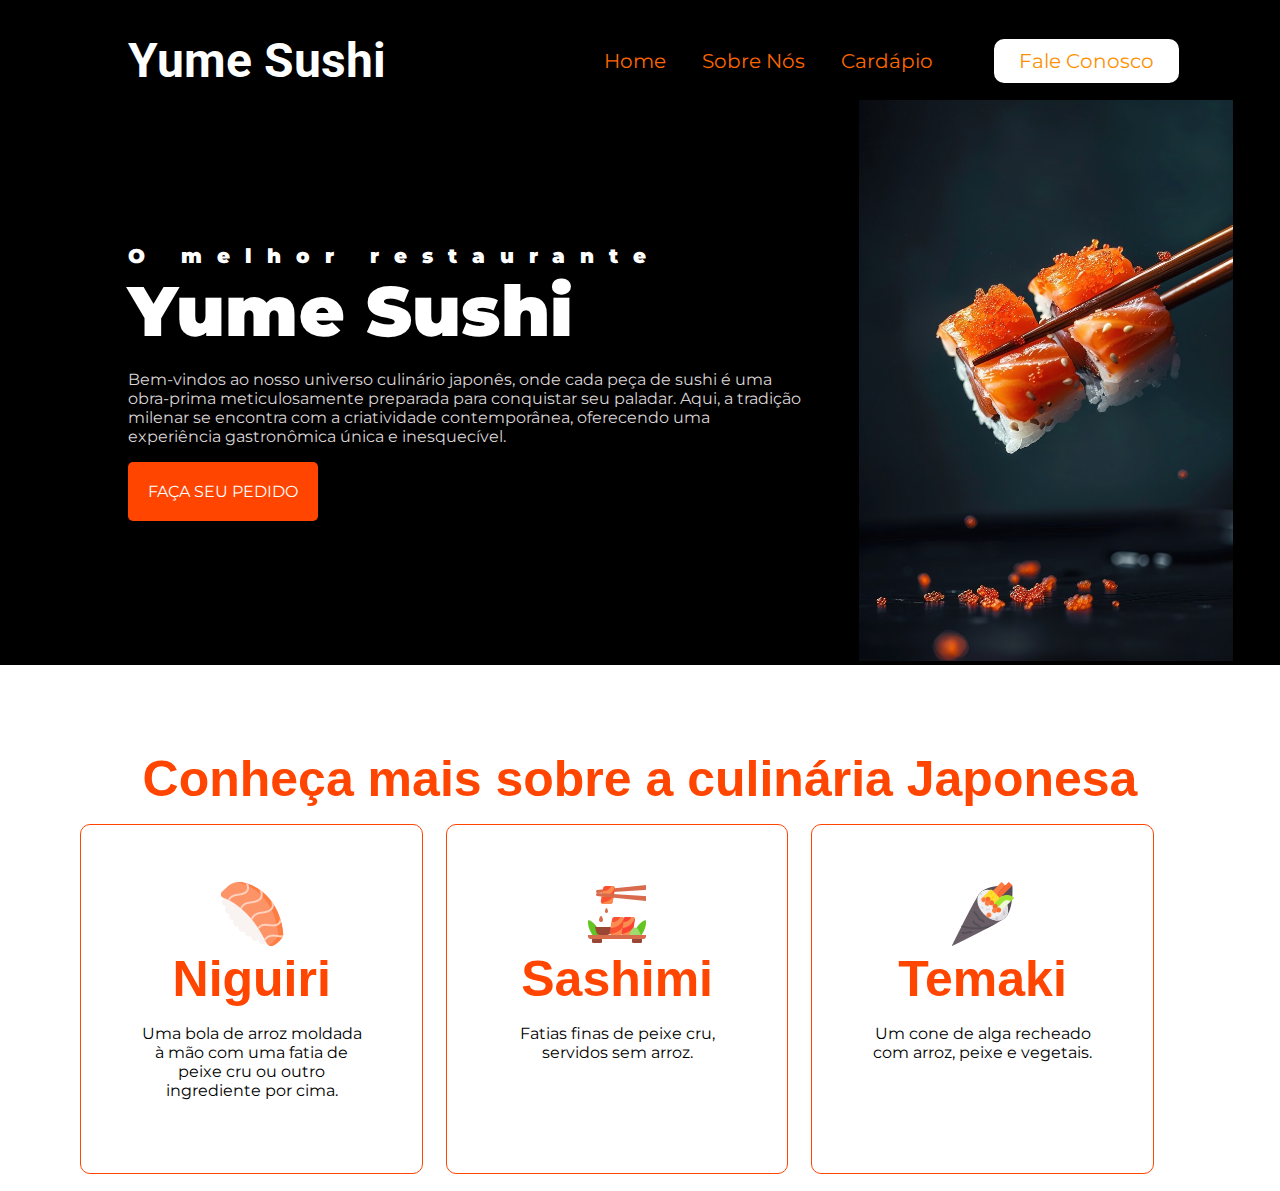
<file: aula20/yumi/index.html>
<!DOCTYPE html>
<html lang="en">

<head>
    <meta charset="UTF-8">
    <meta name="viewport" content="width=device-width, initial-scale=1.0">
    <link rel="stylesheet" href="style.css">
    <title>Yume Sushi</title>
</head>

<body>
    <nav class="navbar">
        <div class="logo">
            <h1>Yume Sushi</h1>
        </div>
        <div class="menu">
            <a href="#">Home</a>
            <a href="#">Sobre Nós</a>
            <a href="#">Cardápio</a>
            <a id="botao" href="#">Fale Conosco</a>
        </div>
    </nav>
    <header>
        <div class="linha-cabecalho">
            <h2 style="letter-spacing: 15px;">O melhor restaurante</h2>
            <h2 style="font-size: 70px;">Yume Sushi</h2>
            <p>Bem-vindos ao nosso universo culinário japonês, onde cada peça de sushi é uma obra-prima meticulosamente preparada para conquistar seu paladar. Aqui, a tradição milenar se encontra com a criatividade contemporânea, oferecendo uma experiência gastronômica única e inesquecível.</p>
            <a href="#" class="botao-contato">Faça seu pedido</a>
        </div>
        <div class="imgcabecalho">
            <img src="img/sushi2.jpg" alt="Imagem de sushi" style="max-width: 80%;">
        </div>
    </header>
    <div class="info">
        <h2>Conheça mais sobre a culinária Japonesa</h2>
        <div class="culinaria">
            <div class="card">
                <img src="img/nigiri.png" alt="Niguiri">
                <div class="card-text">
                    <h2>Niguiri</h2>
                    <p>Uma bola de arroz moldada à mão com uma fatia de peixe cru ou outro ingrediente por cima.</p>
                </div>
                <div class="texto-oculto">
                    <p>O niguiri é um tipo de sushi composto por uma pequena porção de arroz moldado à mão com uma fatia de peixe cru ou frutos do mar por cima. É frequentemente servido com um toque de wasabi entre o arroz e o peixe. O niguiri destaca-se pela sua simplicidade e frescor, valorizando a qualidade dos ingredientes.</p>
                </div>
            </div>
            <div class="card">
                <img src="img/sashimi.png" alt="Sashimi">
                <div class="card-text">
                    <h2>Sashimi</h2>
                    <p>Fatias finas de peixe cru, servidos sem arroz.</p>
                </div>
                <div class="texto-oculto">
                    <p>O sashimi consiste em fatias finas de peixe cru, servidos sem arroz, destacando a pureza e frescor dos ingredientes. É frequentemente acompanhado de molho de soja, wasabi e gengibre em conserva. O sashimi é apreciado pela sua simplicidade e sabor delicado.</p>
                </div>
            </div>
            <div class="card">
                <img src="img/temaki.png" alt="Temaki">
                <div class="card-text">
                    <h2>Temaki</h2>
                    <p>Um cone de alga recheado com arroz, peixe e vegetais.</p>
                </div>
                <div class="texto-oculto">
                    <p>O temaki é um tipo de sushi em formato de cone, feito com uma folha de alga nori preenchida com arroz, peixe cru, frutos do mar e vegetais. É geralmente comido com as mãos, oferecendo uma experiência prática e saborosa. O temaki é conhecido por sua apresentação única e variedade de recheios, tornando-o popular entre os amantes de sushi.</p>
                </div>
            </div>
        </div>
    </div>
</body>

</html>
</file>
<file: aula20/yumi/style.css>
@import url('https://fonts.googleapis.com/css2?family=Roboto:ital,wght@0,100;0,300;0,400;0,500;0,700;0,900;1,100;1,300;1,400;1,500;1,700;1,900&display=swap');
@import url('https://fonts.googleapis.com/css2?family=Montserrat:ital,wght@0,100..900;1,100..900&family=Roboto:ital,wght@0,100;0,300;0,400;0,500;0,700;0,900;1,100;1,300;1,400;1,500;1,700;1,900&display=swap');
body{
    margin: 0;
    font-family: "Montserrat", sans-serif;
}
.navbar{
    display:flex;
    flex-flow: row wrap;
    height: 100px; 
    justify-content: center;
    align-items: center;
    background-color: black;
}
.logo{
    flex:20%;
    /* border: 3px solid red; */
    text-align: left;
    color: #fffefe;
    font-size: 24px;
    margin-left: 10%;
    font-family: "Roboto", sans-serif;   
}
.menu{
    Flex: 60%;
    /* border: 5px solid blue; */
    text-align: right;
    padding: 20px;
}
.menu a{
    color:#ff6600;
    text-decoration: none;
    font-size: 20px;
    padding: 20px 16px;
}
.menu a:hover{
    color: white;
    border-top: 4px solid white;
}
#botao{
    background-color: #ffffff;
    padding: 10px 25px;
    color: rgb(253, 144, 2);
    border-radius: 10px;
    margin-right: 10%;
    margin-left: 5%;
}
#botao:hover{
    border: none;
    background-color: rgb(255, 81, 0);
    color: #ffffff;
}
header{
    display: flex;
    flex-flow: row wrap;
    height: auto;
    background-color: black;
    justify-content: center;
    align-items: center;
}
 .linha-cabecalho{
    flex: 35;
    margin-left: 10%;
    /* border: 4px solid green; */
 }
 .linha-cabecalho h2{
    font-weight: 900;
    font-size: 20px;
    color: white;
    padding: 0;
    margin: 0;
 }
 .linha-cabecalho p{
    color: rgb(218, 213, 213);
    text-align: left;
 }
 .botao-contato{
    background-color: #FF4500;
    color: white;
    padding: 20px;
    text-transform: uppercase;
    border-radius: 5px;
    text-decoration: none;
    display: inline-block;
 }
 .botao-contato:hover{
    color: #FF4500;
    background-color: white;
 }
 .imgcabecalho{
    flex: 35%;
    margin-left: 10px;
    /* border: 4px solid rgb(38, 0, 128); */
    text-align: center;
 }
 .info{
    margin-top: 80px;
    /* border: 1px solid black; */
    margin-left: 5%;
    margin-right: 5%; 
    /* height: 400px; */
    text-align: center;
    padding: 5px;
    /* width: 90%; */
 
    display: inline-block;
 }
 .info h2{
     width: 100%;
     font-size: 50px;
     margin: 0;
     font-family: "Lobster", sans-serif;
     font-weight: bold;
     color: #FF4500;
 }
 .culinaria{
     display: flex;
     margin-top: 5px;
   
 }
 .card{
     display: inline-block;
     width: 30%;
     padding: 5%;
     margin: 1%;
     border: 1px solid #FF4500;
     border-radius: 10px;
     cursor: pointer;
     box-sizing: border-box;
 }

 .card:hover{
    background-color: #FF4500;
    color: white;
    padding: 40px;;
 }
 .texto-oculto{
    display: none;
 }
 .card:hover img{
    display: none;
 }
.card:hover .card-text{
    display: none;
}
.card:hover .texto-oculto{
    display: block;
}
</file>
